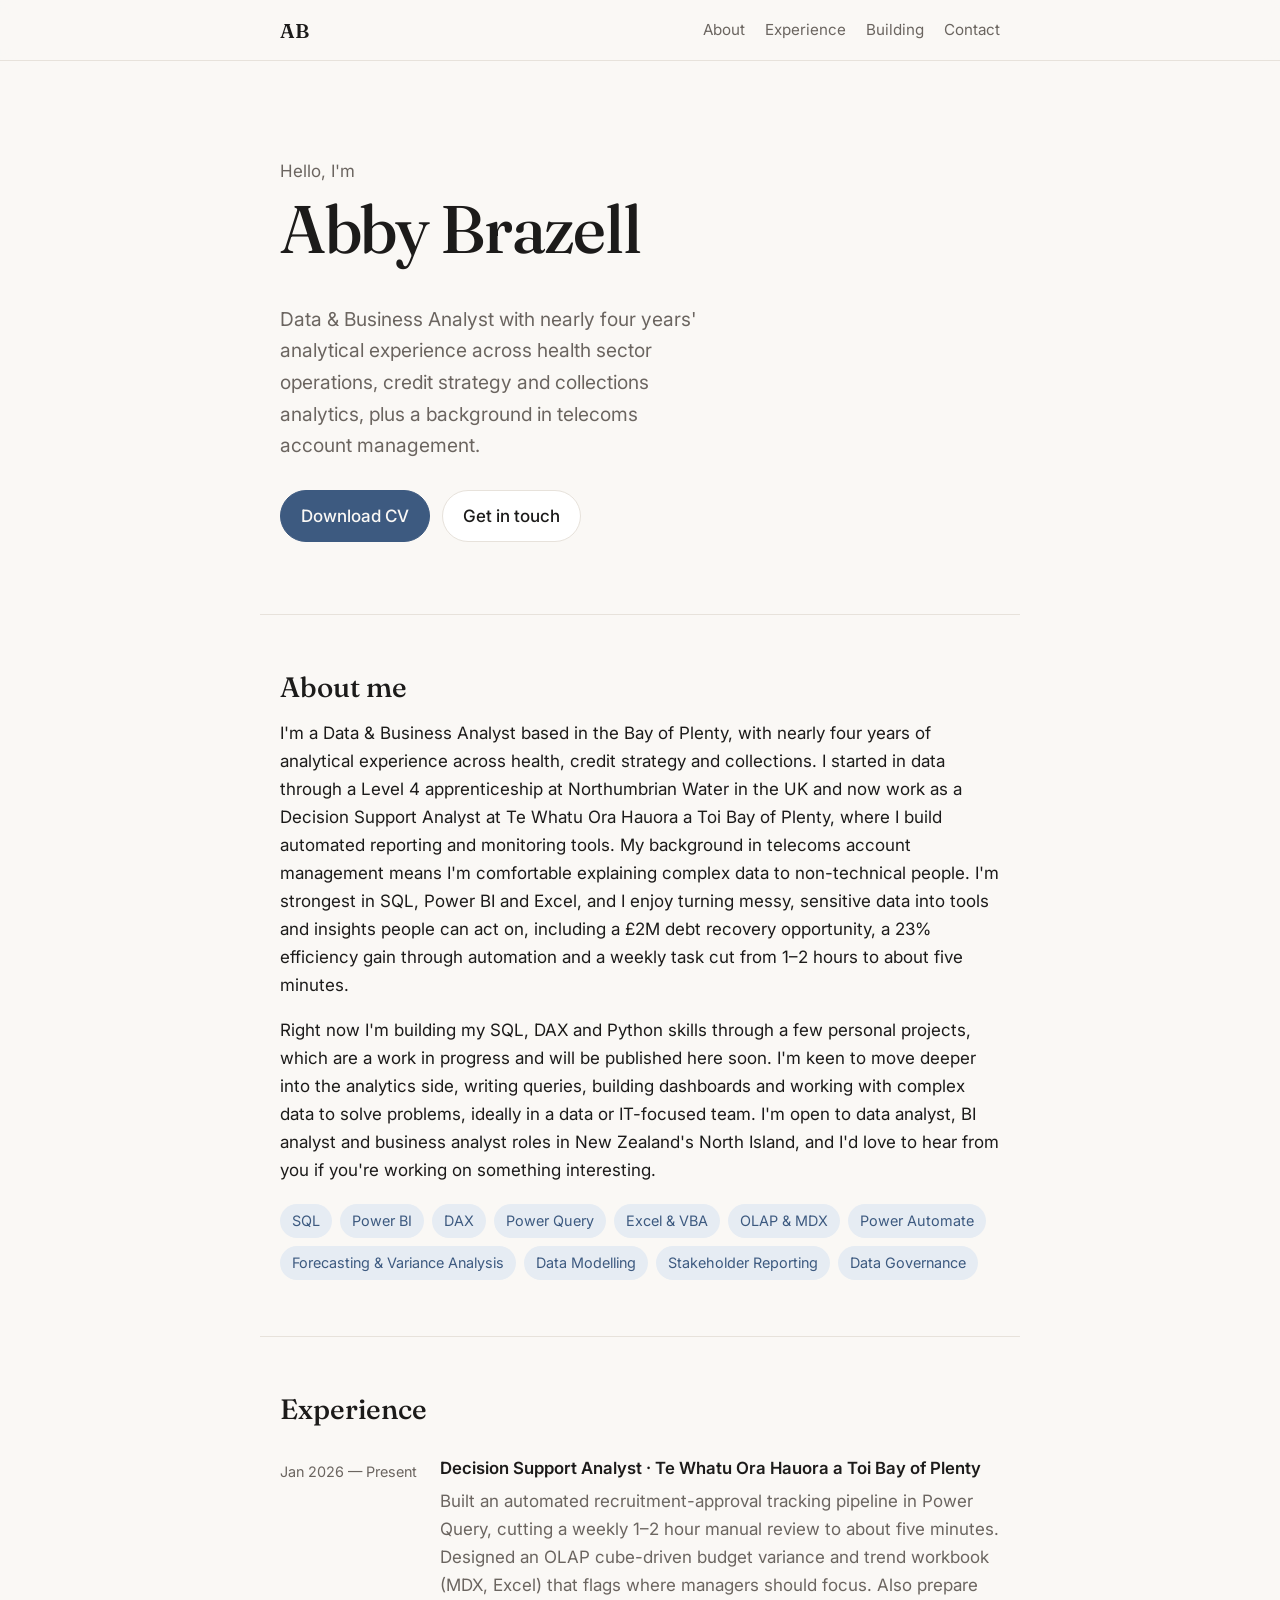
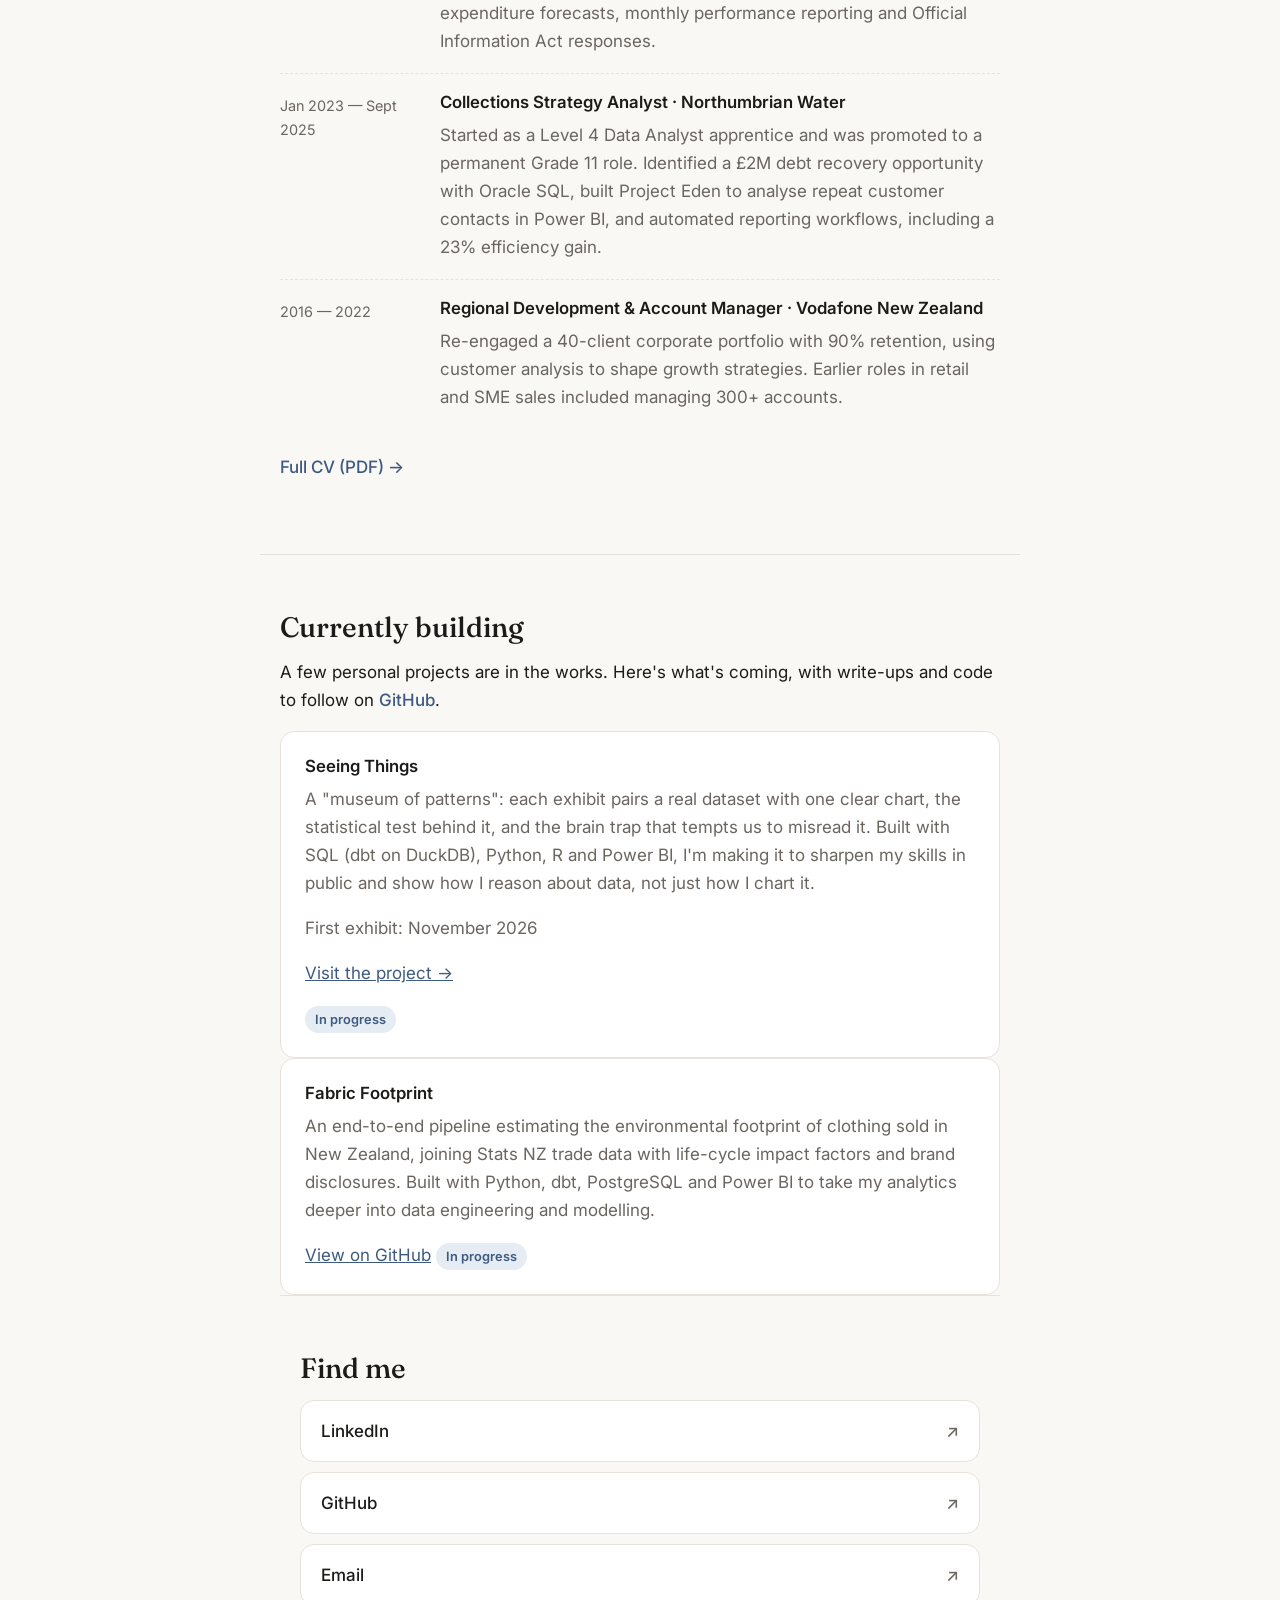
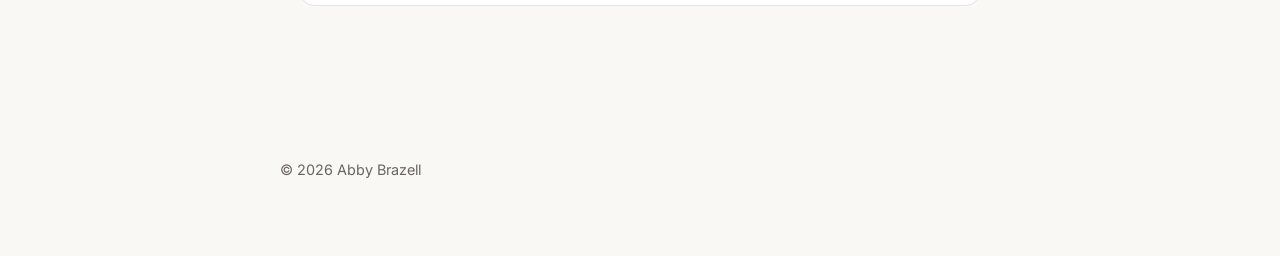
<file: index.html>
<!doctype html>
<html lang="en">
<head>
  <meta charset="utf-8">
  <meta name="viewport" content="width=device-width, initial-scale=1">
  <title>Abby Brazell — Data & Business Analyst</title>
  <meta name="description" content="Abby Brazell — Data & Business Analyst. About me, CV and links.">
  <link rel="preconnect" href="https://fonts.googleapis.com">
  <link rel="preconnect" href="https://fonts.gstatic.com" crossorigin>
  <link rel="stylesheet" href="https://fonts.googleapis.com/css2?family=Fraunces:opsz,wght@9..144,500;9..144,600&family=Inter:wght@400;500;600&display=swap">
  <link rel="stylesheet" href="styles.css">
</head>
<body>
  <header class="site-header">
    <div class="wrap nav">
      <a class="logo" href="#top">AB</a>
      <nav>
        <a href="#about">About</a>
        <a href="#experience">Experience</a>
        <a href="#building">Building</a>
        <a href="#contact">Contact</a>
      </nav>
    </div>
  </header>

  <main id="top">
    <!-- HERO -->
    <section class="hero wrap">
      <p class="eyebrow">Hello, I'm</p>
      <h1>Abby Brazell</h1>
      <p class="lede">Data & Business Analyst with nearly four years' analytical experience across health sector operations, credit strategy and collections analytics, plus a background in telecoms account management.</p>
      <div class="actions">
        <a class="btn primary" href="cv.pdf" download>Download CV</a>
        <a class="btn" href="#contact">Get in touch</a>
      </div>
    </section>

    <!-- ABOUT -->
    <section id="about" class="wrap section">
      <h2>About me</h2>
      <p>I'm a Data & Business Analyst based in the Bay of Plenty, with nearly four years of analytical experience across health, credit strategy and collections. I started in data through a Level 4 apprenticeship at Northumbrian Water in the UK and now work as a Decision Support Analyst at Te Whatu Ora Hauora a Toi Bay of Plenty, where I build automated reporting and monitoring tools. My background in telecoms account management means I'm comfortable explaining complex data to non-technical people. I'm strongest in SQL, Power BI and Excel, and I enjoy turning messy, sensitive data into tools and insights people can act on, including a £2M debt recovery opportunity, a 23% efficiency gain through automation and a weekly task cut from 1–2 hours to about five minutes.</p>
      <p>Right now I'm building my SQL, DAX and Python skills through a few personal projects, which are a work in progress and will be published here soon. I'm keen to move deeper into the analytics side, writing queries, building dashboards and working with complex data to solve problems, ideally in a data or IT-focused team. I'm open to data analyst, BI analyst and business analyst roles in New Zealand's North Island, and I'd love to hear from you if you're working on something interesting.</p>
      <ul class="tags">
        <li>SQL</li>
        <li>Power BI</li>
        <li>DAX</li>
        <li>Power Query</li>
        <li>Excel &amp; VBA</li>
        <li>OLAP &amp; MDX</li>
        <li>Power Automate</li>
        <li>Forecasting &amp; Variance Analysis</li>
        <li>Data Modelling</li>
        <li>Stakeholder Reporting</li>
        <li>Data Governance</li>
      </ul>
    </section>

    <!-- EXPERIENCE -->
    <section id="experience" class="wrap section">
      <h2>Experience</h2>
      <ol class="timeline">
        <li>
          <div class="when">Jan 2026 — Present</div>
          <div>
            <h3>Decision Support Analyst · Te Whatu Ora Hauora a Toi Bay of Plenty</h3>
            <p>Built an automated recruitment-approval tracking pipeline in Power Query, cutting a weekly 1–2 hour manual review to about five minutes. Designed an OLAP cube-driven budget variance and trend workbook (MDX, Excel) that flags where managers should focus. Also prepare expenditure forecasts, monthly performance reporting and Official Information Act responses.</p>
          </div>
        </li>
        <li>
          <div class="when">Jan 2023 — Sept 2025</div>
          <div>
            <h3>Collections Strategy Analyst · Northumbrian Water</h3>
            <p>Started as a Level 4 Data Analyst apprentice and was promoted to a permanent Grade 11 role. Identified a £2M debt recovery opportunity with Oracle SQL, built Project Eden to analyse repeat customer contacts in Power BI, and automated reporting workflows, including a 23% efficiency gain.</p>
          </div>
        </li>
        <li>
          <div class="when">2016 — 2022</div>
          <div>
            <h3>Regional Development &amp; Account Manager · Vodafone New Zealand</h3>
            <p>Re-engaged a 40-client corporate portfolio with 90% retention, using customer analysis to shape growth strategies. Earlier roles in retail and SME sales included managing 300+ accounts.</p>
          </div>
        </li>
      </ol>
      <p><a class="link" href="cv.pdf" download>Full CV (PDF) →</a></p>
    </section>

    <!-- CURRENT PROJECTS -->
    <section id="building" class="wrap section">
      <h2>Currently building</h2>
      <p>A few personal projects are in the works. Here's what's coming, with write-ups and code to follow on <a class="link" href="https://github.com/AbbyLyne">GitHub</a>.</p>

      <div class="card">
        <h3>Seeing Things</h3>
        <p>A "museum of patterns": each exhibit pairs a real dataset with one clear chart, the statistical test behind it, and the brain trap that tempts us to misread it. Built with SQL (dbt on DuckDB), Python, R and Power BI, I'm making it to sharpen my skills in public and show how I reason about data, not just how I chart it.</p>
        <p>First exhibit: <time datetime="2026-11">November 2026</time></p>
        <p><a href="https://abbylyne.github.io/seeing-things/">Visit the project →</a></p>
        <span class="badge">In progress</span>
      </div>

      <div class="card">
        <h3>Fabric Footprint</h3>
        <p>An end-to-end pipeline estimating the environmental footprint of clothing sold in New Zealand, joining Stats NZ trade data with life-cycle impact factors and brand disclosures. Built with Python, dbt, PostgreSQL and Power BI to take my analytics deeper into data engineering and modelling.</p>
        <a href="https://github.com/AbbyLyne/sustainable-fashion-analytics" target="_blank" rel="noopener">View on GitHub</a>
        <span class="badge">In progress</span>
      </div>


    <!-- CONTACT / LINKS -->
    <section id="contact" class="wrap section">
      <h2>Find me</h2>
      <ul class="links">
        <!-- EDIT: replace the URLs -->
        <li><a href="https://nz.linkedin.com/in/abby-brazell" target="_blank" rel="noopener">LinkedIn</a></li>
        <li><a href="https://github.com/AbbyLyne" target="_blank" rel="noopener">GitHub</a></li>
        <li><a href="mailto:abbybrazell@outlook.com">Email</a></li>
      </ul>
    </section>
  </main>

  <footer class="wrap footer">
    <p>© <span id="year">2026</span> Abby Brazell</p><!-- EDIT -->
  </footer>

  <script>document.getElementById('year').textContent = new Date().getFullYear();</script>
</body>
</html>
</file>
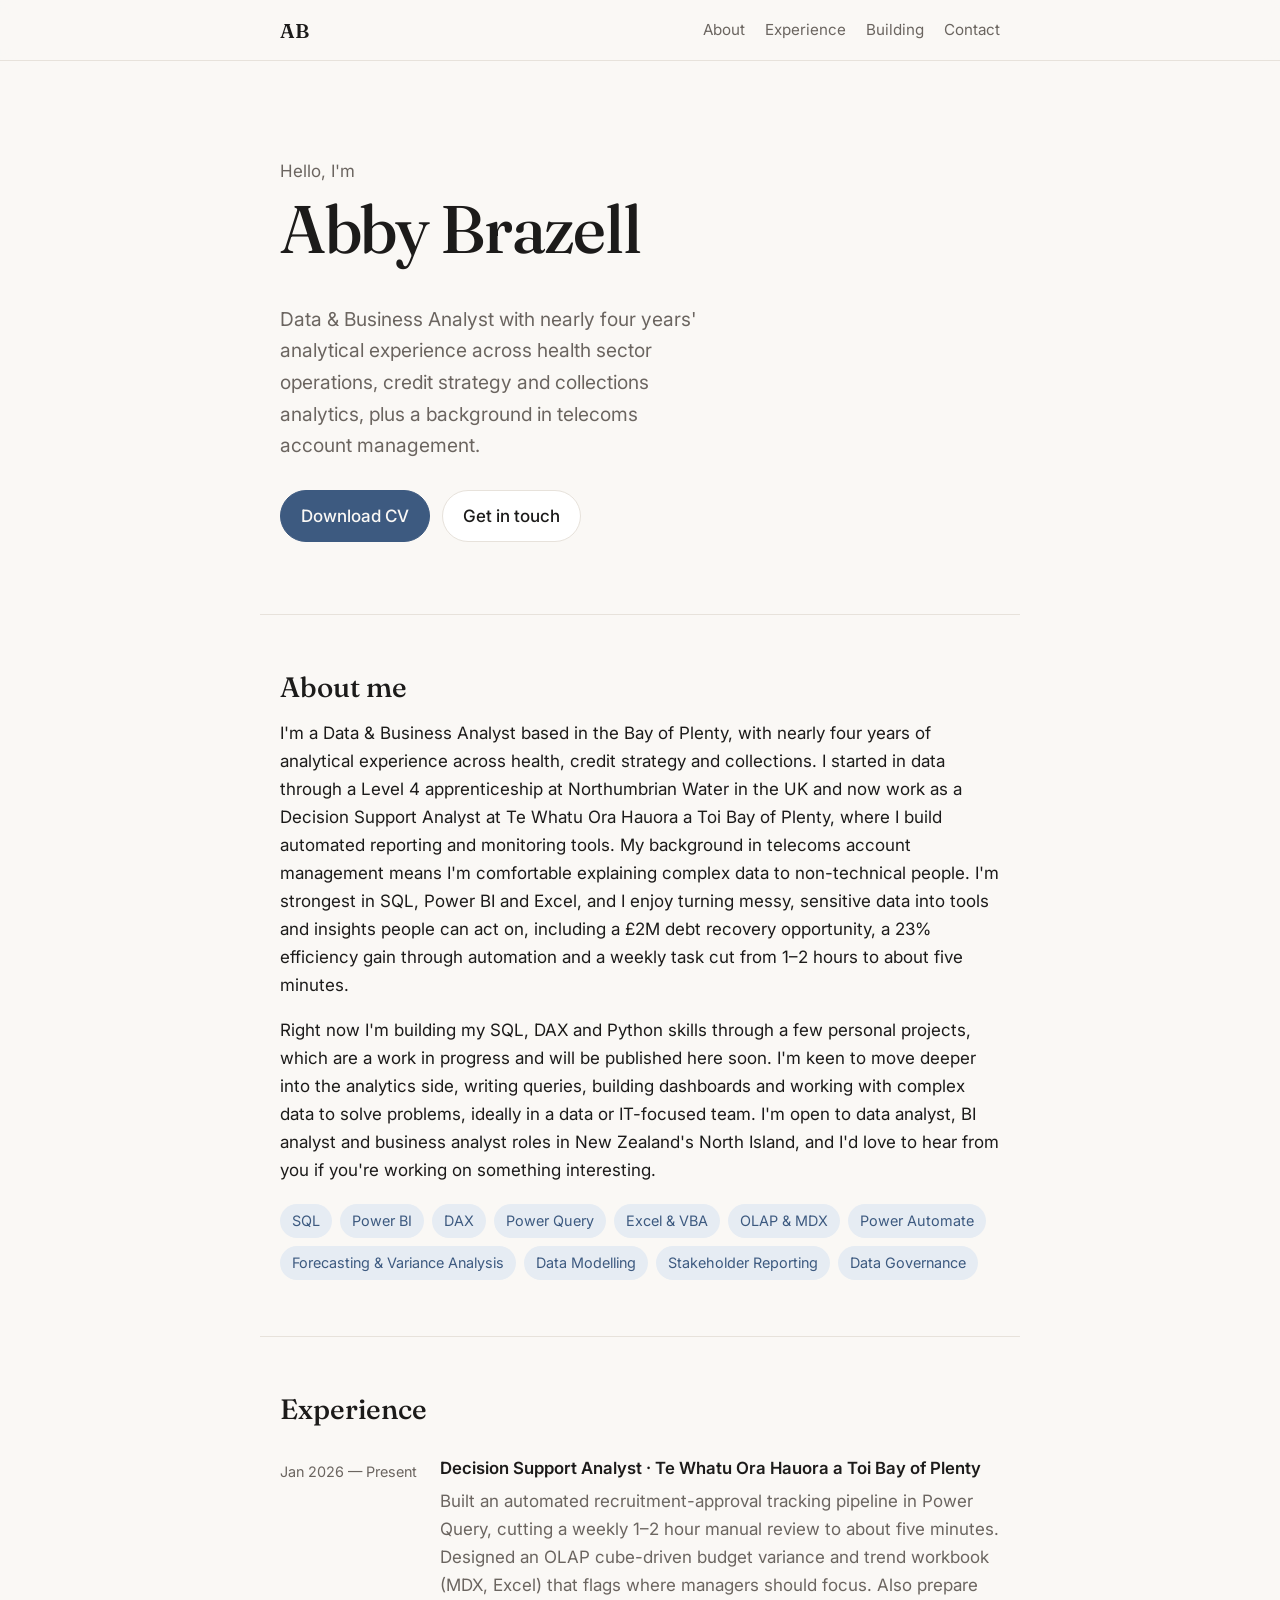
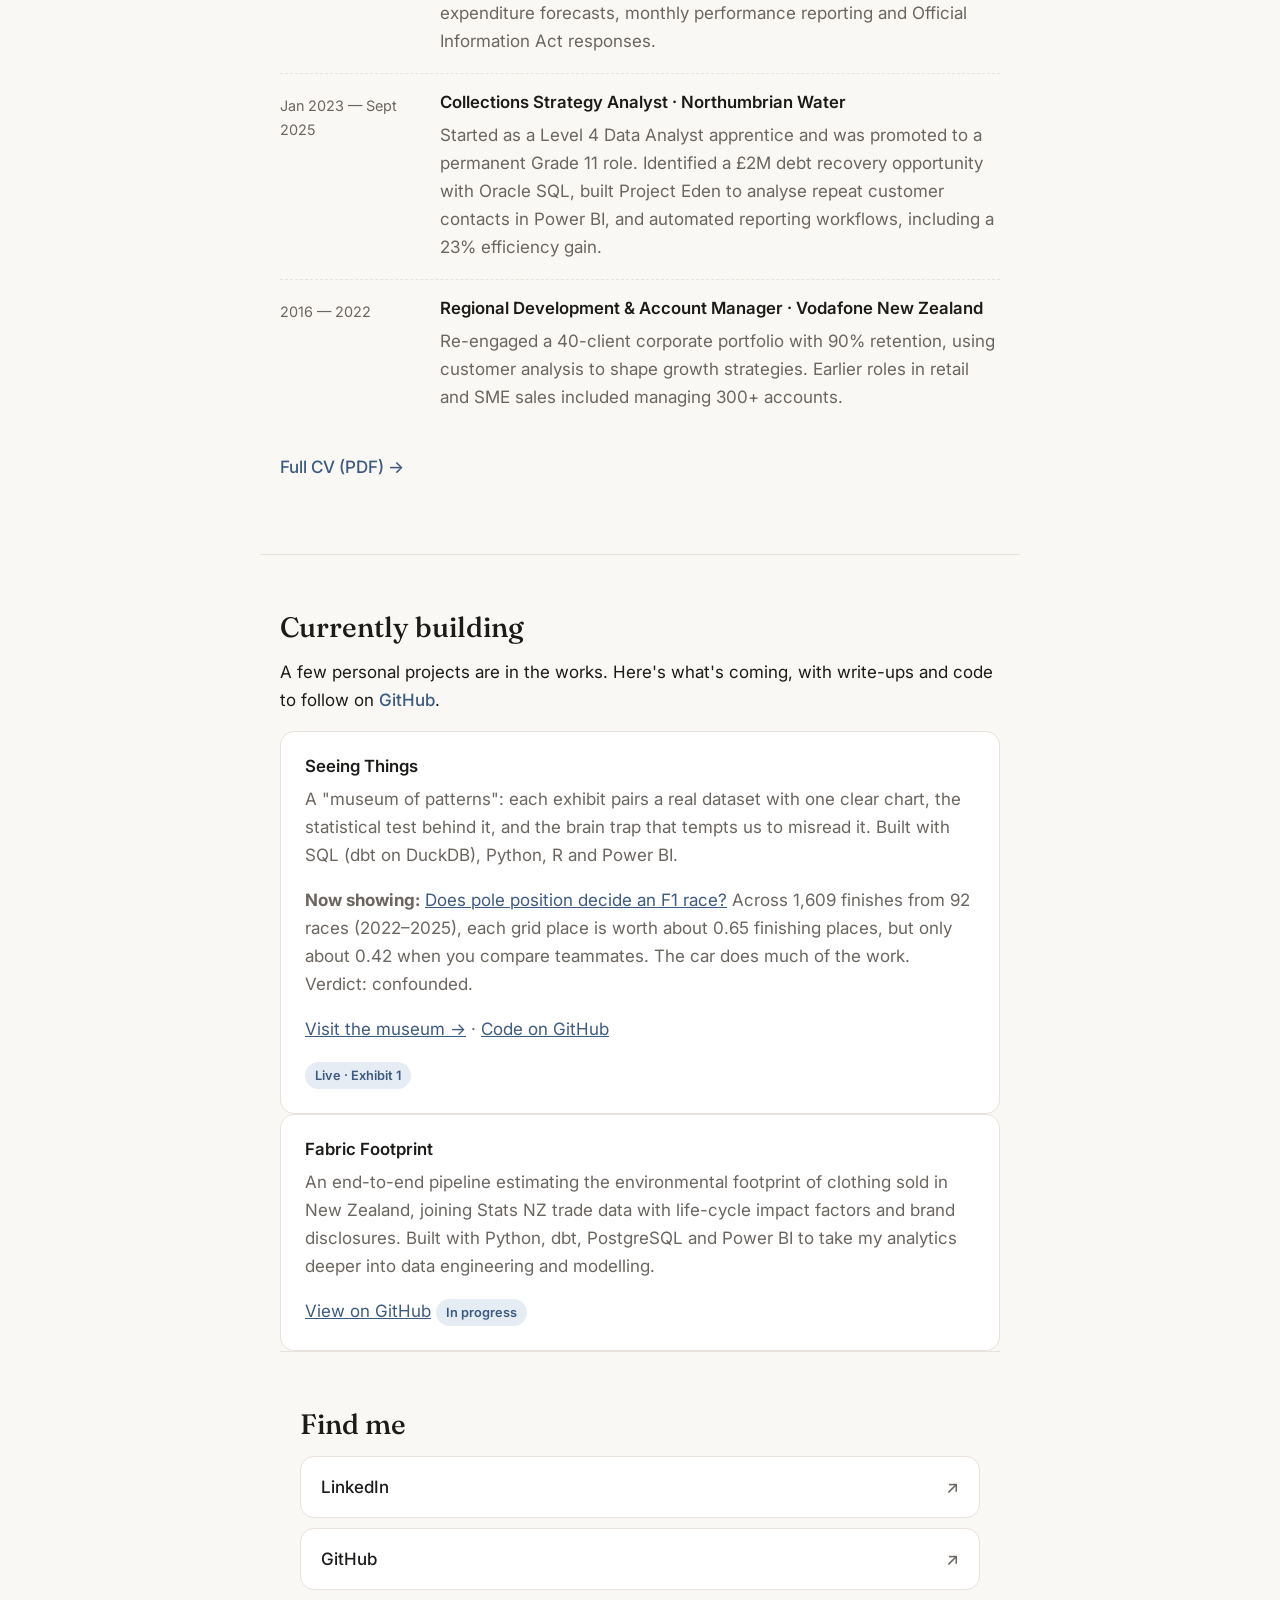
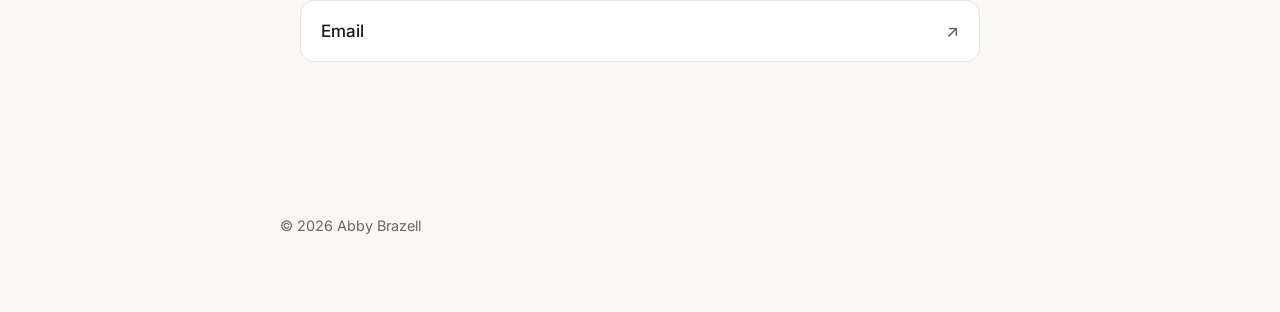
<file: public/index.html>
<!doctype html>
<html lang="en">
<head>
  <meta charset="utf-8">
  <meta name="viewport" content="width=device-width, initial-scale=1">
  <title>Abby Brazell — Data & Business Analyst</title>
  <meta name="description" content="Abby Brazell — Data & Business Analyst. About me, CV and links.">
  <link rel="preconnect" href="https://fonts.googleapis.com">
  <link rel="preconnect" href="https://fonts.gstatic.com" crossorigin>
  <link rel="stylesheet" href="https://fonts.googleapis.com/css2?family=Fraunces:opsz,wght@9..144,500;9..144,600&family=Inter:wght@400;500;600&display=swap">
  <link rel="stylesheet" href="styles.css">
</head>
<body>
  <header class="site-header">
    <div class="wrap nav">
      <a class="logo" href="#top">AB</a>
      <nav>
        <a href="#about">About</a>
        <a href="#experience">Experience</a>
        <a href="#building">Building</a>
        <a href="#contact">Contact</a>
      </nav>
    </div>
  </header>

  <main id="top">
    <!-- HERO -->
    <section class="hero wrap">
      <p class="eyebrow">Hello, I'm</p>
      <h1>Abby Brazell</h1>
      <p class="lede">Data & Business Analyst with nearly four years' analytical experience across health sector operations, credit strategy and collections analytics, plus a background in telecoms account management.</p>
      <div class="actions">
        <a class="btn primary" href="Abby-Brazell-CV.pdf" download>Download CV</a>
        <a class="btn" href="#contact">Get in touch</a>
      </div>
    </section>

    <!-- ABOUT -->
    <section id="about" class="wrap section">
      <h2>About me</h2>
      <p>I'm a Data & Business Analyst based in the Bay of Plenty, with nearly four years of analytical experience across health, credit strategy and collections. I started in data through a Level 4 apprenticeship at Northumbrian Water in the UK and now work as a Decision Support Analyst at Te Whatu Ora Hauora a Toi Bay of Plenty, where I build automated reporting and monitoring tools. My background in telecoms account management means I'm comfortable explaining complex data to non-technical people. I'm strongest in SQL, Power BI and Excel, and I enjoy turning messy, sensitive data into tools and insights people can act on, including a £2M debt recovery opportunity, a 23% efficiency gain through automation and a weekly task cut from 1–2 hours to about five minutes.</p>
      <p>Right now I'm building my SQL, DAX and Python skills through a few personal projects, which are a work in progress and will be published here soon. I'm keen to move deeper into the analytics side, writing queries, building dashboards and working with complex data to solve problems, ideally in a data or IT-focused team. I'm open to data analyst, BI analyst and business analyst roles in New Zealand's North Island, and I'd love to hear from you if you're working on something interesting.</p>
      <ul class="tags">
        <li>SQL</li>
        <li>Power BI</li>
        <li>DAX</li>
        <li>Power Query</li>
        <li>Excel &amp; VBA</li>
        <li>OLAP &amp; MDX</li>
        <li>Power Automate</li>
        <li>Forecasting &amp; Variance Analysis</li>
        <li>Data Modelling</li>
        <li>Stakeholder Reporting</li>
        <li>Data Governance</li>
      </ul>
    </section>

    <!-- EXPERIENCE -->
    <section id="experience" class="wrap section">
      <h2>Experience</h2>
      <ol class="timeline">
        <li>
          <div class="when">Jan 2026 — Present</div>
          <div>
            <h3>Decision Support Analyst · Te Whatu Ora Hauora a Toi Bay of Plenty</h3>
            <p>Built an automated recruitment-approval tracking pipeline in Power Query, cutting a weekly 1–2 hour manual review to about five minutes. Designed an OLAP cube-driven budget variance and trend workbook (MDX, Excel) that flags where managers should focus. Also prepare expenditure forecasts, monthly performance reporting and Official Information Act responses.</p>
          </div>
        </li>
        <li>
          <div class="when">Jan 2023 — Sept 2025</div>
          <div>
            <h3>Collections Strategy Analyst · Northumbrian Water</h3>
            <p>Started as a Level 4 Data Analyst apprentice and was promoted to a permanent Grade 11 role. Identified a £2M debt recovery opportunity with Oracle SQL, built Project Eden to analyse repeat customer contacts in Power BI, and automated reporting workflows, including a 23% efficiency gain.</p>
          </div>
        </li>
        <li>
          <div class="when">2016 — 2022</div>
          <div>
            <h3>Regional Development &amp; Account Manager · Vodafone New Zealand</h3>
            <p>Re-engaged a 40-client corporate portfolio with 90% retention, using customer analysis to shape growth strategies. Earlier roles in retail and SME sales included managing 300+ accounts.</p>
          </div>
        </li>
      </ol>
      <p><a class="link" href="Abby-Brazell-CV.pdf" download>Full CV (PDF) →</a></p>
    </section>

    <!-- CURRENT PROJECTS -->
    <section id="building" class="wrap section">
      <h2>Currently building</h2>
      <p>A few personal projects are in the works. Here's what's coming, with write-ups and code to follow on <a class="link" href="https://github.com/AbbyLyne">GitHub</a>.</p>

      <div class="card">
        <h3>Seeing Things</h3>
        <p>A "museum of patterns": each exhibit pairs a real dataset with one clear chart, the statistical test behind it, and the brain trap that tempts us to misread it. Built with SQL (dbt on DuckDB), Python, R and Power BI.</p>
        <p><strong>Now showing:</strong> <a href="https://abbylyne.github.io/seeing-things/stories/f1-pole-position.html">Does pole position decide an F1 race?</a> Across 1,609 finishes from 92 races (2022–2025), each grid place is worth about 0.65 finishing places, but only about 0.42 when you compare teammates. The car does much of the work. Verdict: confounded.</p>
        <p><a href="https://abbylyne.github.io/seeing-things/">Visit the museum →</a> · <a href="https://github.com/AbbyLyne/seeing-things">Code on GitHub</a></p>
        <span class="badge">Live · Exhibit 1</span>
      </div>

      <div class="card">
        <h3>Fabric Footprint</h3>
        <p>An end-to-end pipeline estimating the environmental footprint of clothing sold in New Zealand, joining Stats NZ trade data with life-cycle impact factors and brand disclosures. Built with Python, dbt, PostgreSQL and Power BI to take my analytics deeper into data engineering and modelling.</p>
        <a href="https://github.com/AbbyLyne/sustainable-fashion-analytics" target="_blank" rel="noopener">View on GitHub</a>
        <span class="badge">In progress</span>
      </div>


    <!-- CONTACT / LINKS -->
    <section id="contact" class="wrap section">
      <h2>Find me</h2>
      <ul class="links">
        <!-- EDIT: replace the URLs -->
        <li><a href="https://nz.linkedin.com/in/abby-brazell" target="_blank" rel="noopener">LinkedIn</a></li>
        <li><a href="https://github.com/AbbyLyne" target="_blank" rel="noopener">GitHub</a></li>
        <li><a href="mailto:abbybrazell@outlook.com">Email</a></li>
      </ul>
    </section>
  </main>

  <footer class="wrap footer">
    <p>© <span id="year">2026</span> Abby Brazell</p><!-- EDIT -->
  </footer>

  <script>document.getElementById('year').textContent = new Date().getFullYear();</script>
</body>
</html>
</file>
<file: styles.css>
/* ===== Theme — change these to restyle the whole site ===== */
:root {
  --bg: #faf8f5;
  --surface: #ffffff;
  --text: #1c1b1a;
  --muted: #6b6560;
  --line: #e7e2db;
  --accent: #3d5a80;        /* main brand colour */
  --accent-soft: #e6ecf3;
  --radius: 14px;
  --max: 760px;
  --font: "Inter", system-ui, -apple-system, "Segoe UI", Roboto, sans-serif;
  --display: "Fraunces", Georgia, serif;
}

@media (prefers-color-scheme: dark) {
  :root {
    --bg: #141414;
    --surface: #1d1d1d;
    --text: #eeeae4;
    --muted: #a39d96;
    --line: #2e2c2a;
    --accent: #8fb0d6;
    --accent-soft: #1f2a37;
  }
}

/* ===== Base ===== */
*, *::before, *::after { box-sizing: border-box; }
html { scroll-behavior: smooth; scroll-padding-top: 80px; }
body {
  margin: 0;
  background: var(--bg);
  color: var(--text);
  font: 17px/1.65 var(--font);
  -webkit-font-smoothing: antialiased;
}
a { color: var(--accent); }
h1, h2, h3 { line-height: 1.2; margin: 0 0 .5em; }
h2 { font-family: var(--display); font-weight: 500; font-size: 1.75rem; }
h3 { font-size: 1.05rem; font-weight: 600; }
p { margin: 0 0 1em; }

.wrap { max-width: var(--max); margin: 0 auto; padding: 0 20px; }
.section { padding: 56px 20px; border-top: 1px solid var(--line); }

/* ===== Header ===== */
.site-header {
  position: sticky; top: 0; z-index: 10;
  background: color-mix(in srgb, var(--bg) 85%, transparent);
  backdrop-filter: blur(8px);
  border-bottom: 1px solid var(--line);
}
.nav { display: flex; align-items: center; justify-content: space-between; height: 60px; }
.logo {
  font-family: var(--display); font-weight: 600; font-size: 1.25rem;
  text-decoration: none; color: var(--text);
}
.nav nav { display: flex; gap: 20px; }
.nav nav a { color: var(--muted); text-decoration: none; font-size: .95rem; }
.nav nav a:hover { color: var(--text); }

/* ===== Hero ===== */
.hero { padding-top: 96px; padding-bottom: 72px; }
.eyebrow { color: var(--muted); margin-bottom: .25em; }
.hero h1 {
  font-family: var(--display); font-weight: 500;
  font-size: clamp(2.6rem, 8vw, 4.2rem); letter-spacing: -.02em;
}
.lede { font-size: 1.2rem; color: var(--muted); max-width: 36ch; }
.actions { display: flex; flex-wrap: wrap; gap: 12px; margin-top: 28px; }
.btn {
  display: inline-block; padding: 11px 20px; border-radius: 999px;
  border: 1px solid var(--line); background: var(--surface);
  color: var(--text); text-decoration: none; font-weight: 500;
  transition: transform .15s ease, border-color .15s ease;
}
.btn:hover { transform: translateY(-1px); border-color: var(--accent); }
.btn.primary { background: var(--accent); border-color: var(--accent); color: var(--bg); }

/* ===== About ===== */
.tags { list-style: none; padding: 0; margin: 20px 0 0; display: flex; flex-wrap: wrap; gap: 8px; }
.tags li {
  background: var(--accent-soft); color: var(--accent);
  padding: 5px 12px; border-radius: 999px; font-size: .9rem;
}

/* ===== Experience ===== */
.timeline { list-style: none; padding: 0; margin: 0 0 24px; }
.timeline li {
  display: grid; grid-template-columns: 140px 1fr; gap: 20px;
  padding: 18px 0; border-bottom: 1px dashed var(--line);
}
.timeline li:last-child { border-bottom: 0; }
.when { color: var(--muted); font-size: .9rem; padding-top: 2px; }
.timeline p { color: var(--muted); margin: 0; }
.link { font-weight: 500; text-decoration: none; }
.link:hover { text-decoration: underline; }

/* ===== Building ===== */
.card {
  background: var(--surface); border: 1px solid var(--line);
  border-radius: var(--radius); padding: 24px;
}
.card p { color: var(--muted); }
.badge {
  display: inline-block; font-size: .8rem; font-weight: 600;
  padding: 3px 10px; border-radius: 999px;
  background: var(--accent-soft); color: var(--accent);
}

/* ===== Links ===== */
.links { list-style: none; padding: 0; margin: 0; display: grid; gap: 10px; }
.links a {
  display: flex; justify-content: space-between; align-items: center;
  padding: 16px 20px; border: 1px solid var(--line); border-radius: var(--radius);
  background: var(--surface); color: var(--text); text-decoration: none; font-weight: 500;
}
.links a::after { content: "↗"; color: var(--muted); }
.links a:hover { border-color: var(--accent); }

/* ===== Footer ===== */
.footer { padding: 40px 20px 60px; color: var(--muted); font-size: .9rem; }

/* ===== Small screens ===== */
@media (max-width: 560px) {
  .nav nav { gap: 14px; }
  .nav nav a { font-size: .85rem; }
  .timeline li { grid-template-columns: 1fr; gap: 4px; }
  .hero { padding-top: 64px; }
}
</file>
<file: public/styles.css>
/* ===== Theme — change these to restyle the whole site ===== */
:root {
  --bg: #faf8f5;
  --surface: #ffffff;
  --text: #1c1b1a;
  --muted: #6b6560;
  --line: #e7e2db;
  --accent: #3d5a80;        /* main brand colour */
  --accent-soft: #e6ecf3;
  --radius: 14px;
  --max: 760px;
  --font: "Inter", system-ui, -apple-system, "Segoe UI", Roboto, sans-serif;
  --display: "Fraunces", Georgia, serif;
}

@media (prefers-color-scheme: dark) {
  :root {
    --bg: #141414;
    --surface: #1d1d1d;
    --text: #eeeae4;
    --muted: #a39d96;
    --line: #2e2c2a;
    --accent: #8fb0d6;
    --accent-soft: #1f2a37;
  }
}

/* ===== Base ===== */
*, *::before, *::after { box-sizing: border-box; }
html { scroll-behavior: smooth; scroll-padding-top: 80px; }
body {
  margin: 0;
  background: var(--bg);
  color: var(--text);
  font: 17px/1.65 var(--font);
  -webkit-font-smoothing: antialiased;
}
a { color: var(--accent); }
h1, h2, h3 { line-height: 1.2; margin: 0 0 .5em; }
h2 { font-family: var(--display); font-weight: 500; font-size: 1.75rem; }
h3 { font-size: 1.05rem; font-weight: 600; }
p { margin: 0 0 1em; }

.wrap { max-width: var(--max); margin: 0 auto; padding: 0 20px; }
.section { padding: 56px 20px; border-top: 1px solid var(--line); }

/* ===== Header ===== */
.site-header {
  position: sticky; top: 0; z-index: 10;
  background: color-mix(in srgb, var(--bg) 85%, transparent);
  backdrop-filter: blur(8px);
  border-bottom: 1px solid var(--line);
}
.nav { display: flex; align-items: center; justify-content: space-between; height: 60px; }
.logo {
  font-family: var(--display); font-weight: 600; font-size: 1.25rem;
  text-decoration: none; color: var(--text);
}
.nav nav { display: flex; gap: 20px; }
.nav nav a { color: var(--muted); text-decoration: none; font-size: .95rem; }
.nav nav a:hover { color: var(--text); }

/* ===== Hero ===== */
.hero { padding-top: 96px; padding-bottom: 72px; }
.eyebrow { color: var(--muted); margin-bottom: .25em; }
.hero h1 {
  font-family: var(--display); font-weight: 500;
  font-size: clamp(2.6rem, 8vw, 4.2rem); letter-spacing: -.02em;
}
.lede { font-size: 1.2rem; color: var(--muted); max-width: 36ch; }
.actions { display: flex; flex-wrap: wrap; gap: 12px; margin-top: 28px; }
.btn {
  display: inline-block; padding: 11px 20px; border-radius: 999px;
  border: 1px solid var(--line); background: var(--surface);
  color: var(--text); text-decoration: none; font-weight: 500;
  transition: transform .15s ease, border-color .15s ease;
}
.btn:hover { transform: translateY(-1px); border-color: var(--accent); }
.btn.primary { background: var(--accent); border-color: var(--accent); color: var(--bg); }

/* ===== About ===== */
.tags { list-style: none; padding: 0; margin: 20px 0 0; display: flex; flex-wrap: wrap; gap: 8px; }
.tags li {
  background: var(--accent-soft); color: var(--accent);
  padding: 5px 12px; border-radius: 999px; font-size: .9rem;
}

/* ===== Experience ===== */
.timeline { list-style: none; padding: 0; margin: 0 0 24px; }
.timeline li {
  display: grid; grid-template-columns: 140px 1fr; gap: 20px;
  padding: 18px 0; border-bottom: 1px dashed var(--line);
}
.timeline li:last-child { border-bottom: 0; }
.when { color: var(--muted); font-size: .9rem; padding-top: 2px; }
.timeline p { color: var(--muted); margin: 0; }
.link { font-weight: 500; text-decoration: none; }
.link:hover { text-decoration: underline; }

/* ===== Building ===== */
.card {
  background: var(--surface); border: 1px solid var(--line);
  border-radius: var(--radius); padding: 24px;
}
.card p { color: var(--muted); }
.badge {
  display: inline-block; font-size: .8rem; font-weight: 600;
  padding: 3px 10px; border-radius: 999px;
  background: var(--accent-soft); color: var(--accent);
}

/* ===== Links ===== */
.links { list-style: none; padding: 0; margin: 0; display: grid; gap: 10px; }
.links a {
  display: flex; justify-content: space-between; align-items: center;
  padding: 16px 20px; border: 1px solid var(--line); border-radius: var(--radius);
  background: var(--surface); color: var(--text); text-decoration: none; font-weight: 500;
}
.links a::after { content: "↗"; color: var(--muted); }
.links a:hover { border-color: var(--accent); }

/* ===== Footer ===== */
.footer { padding: 40px 20px 60px; color: var(--muted); font-size: .9rem; }

/* ===== Small screens ===== */
@media (max-width: 560px) {
  .nav nav { gap: 14px; }
  .nav nav a { font-size: .85rem; }
  .timeline li { grid-template-columns: 1fr; gap: 4px; }
  .hero { padding-top: 64px; }
}
</file>
